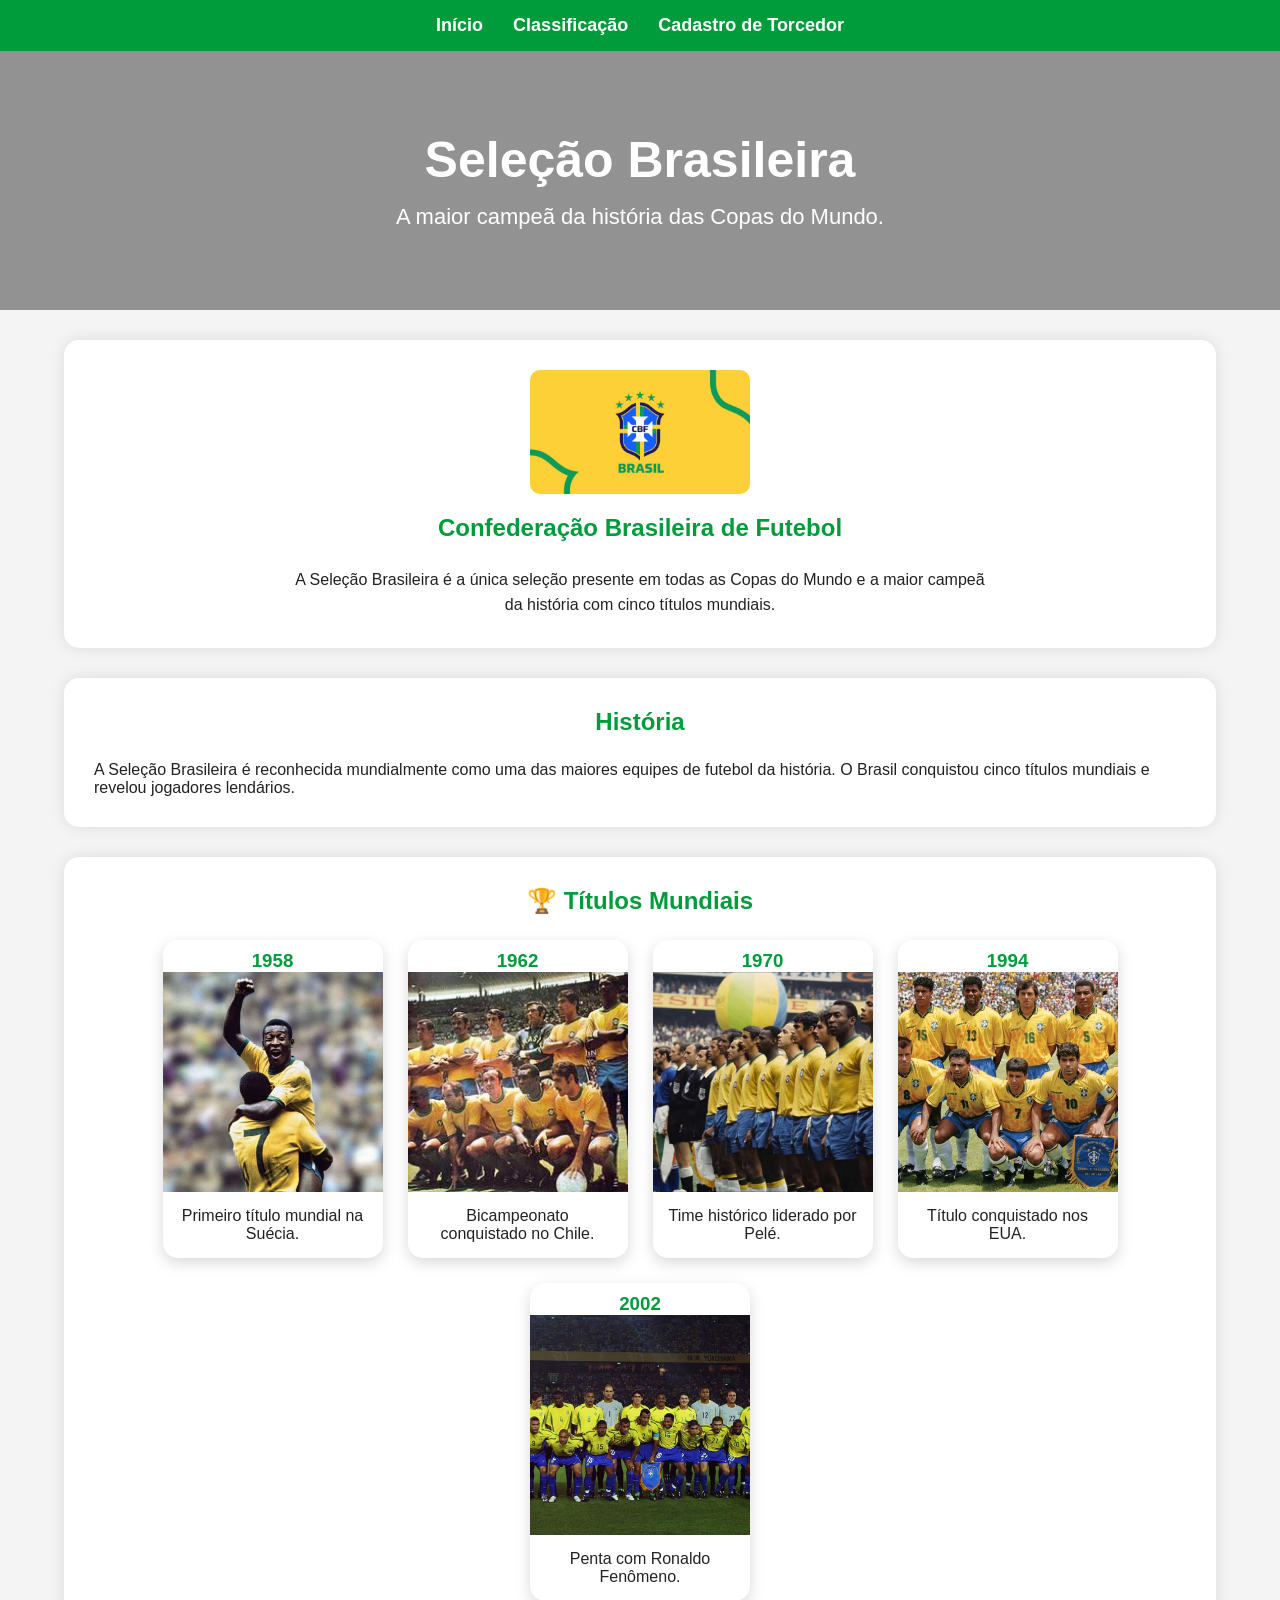
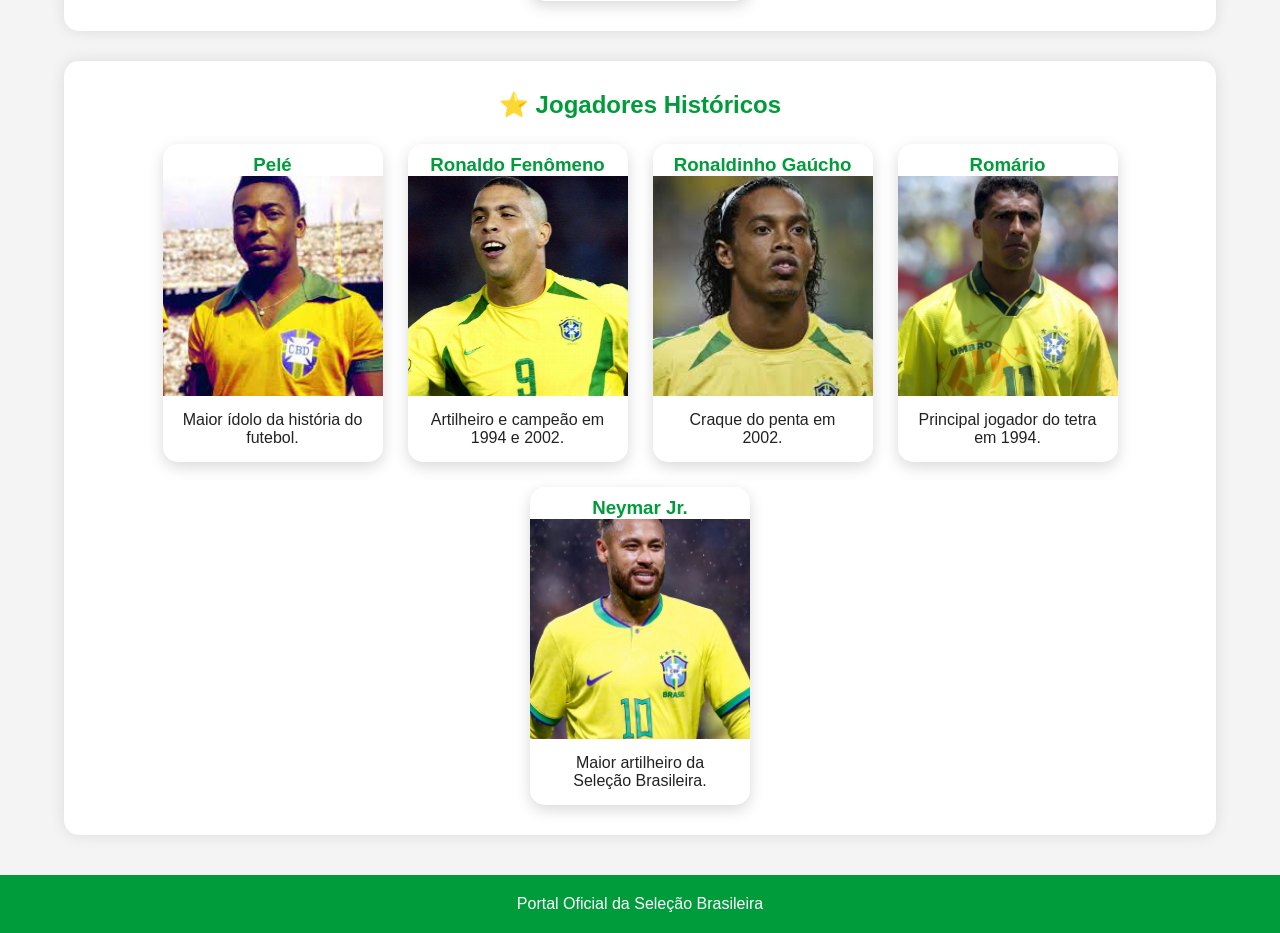
<file: index.html>
<html lang="pt-BR">
<head>
    <meta charset="UTF-8">
    <meta name="viewport" content="width=device-width, initial-scale=1.0">
    <title>Portal da Seleção Brasileira</title>

    <link rel="stylesheet" href="css/style.css">
</head>

<body onload="boasVindas()">

    <nav>
        <ul>
            <li><a href="index.html">Início</a></li>
            <li><a href="classificacao.html">Classificação</a></li>
            <li><a href="cadastro.html">Cadastro de Torcedor</a></li>
        </ul>
    </nav>

    <header>
        <h1 id="titulo" onclick="trocarCor()">
            Seleção Brasileira
        </h1>

        <p>
            A maior campeã da história das Copas do Mundo.
        </p>
    </header>

    <main>

      <section class="escudo">
    <img
        src="img/brasil.jfif"
        alt="Escudo da Seleção Brasileira"
        class="logo-brasil"
        ondblclick="aumentarImagem(this)"
    >

    <h2>Confederação Brasileira de Futebol</h2>

    <p>
        A Seleção Brasileira é a única seleção presente em todas as Copas do Mundo
        e a maior campeã da história com cinco títulos mundiais.
    </p>
</section>

        <section>
            <h2>História</h2>

            <p
                onmouseover="destacar(this)"
                onmouseout="normal(this)"
            >
                A Seleção Brasileira é reconhecida mundialmente como uma das
                maiores equipes de futebol da história. O Brasil conquistou
                cinco títulos mundiais e revelou jogadores lendários.
            </p>
        </section>

       <section>
    <h2>🏆 Títulos Mundiais</h2>

    <div class="cards">

        <div class="card">
            <h3>1958</h3>
            <img src="img/1958.jpg" alt="Copa 1958">
            <p>Primeiro título mundial na Suécia.</p>
        </div>

        <div class="card">
            <h3>1962</h3>
            <img src="img/1962.jpg" alt="Copa 1962">
            <p>Bicampeonato conquistado no Chile.</p>
        </div>

        <div class="card">
            <h3>1970</h3>
            <img src="img/1970.jpg" alt="Copa 1970">
            <p>Time histórico liderado por Pelé.</p>
        </div>

        <div class="card">
            <h3>1994</h3>
            <img src="img/1994.jfif" alt="Copa 1994">
            <p>Título conquistado nos EUA.</p>
        </div>

        <div class="card">
            <h3>2002</h3>
            <img src="img/2002.jpeg" alt="Copa 2002">
            <p>Penta com Ronaldo Fenômeno.</p>
        </div>

    </div>
</section>

       <section>
    <h2>⭐ Jogadores Históricos</h2>

    <div class="cards">

        <div class="card">
            <h3>Pelé</h3>
            <img src="img/pele.jpg" alt="Pelé">
            <p>Maior ídolo da história do futebol.</p>
        </div>

        <div class="card">
            <h3>Ronaldo Fenômeno</h3>
            <img src="img/ronaldo.jfif" alt="Ronaldo">
            <p>Artilheiro e campeão em 1994 e 2002.</p>
        </div>

        <div class="card">
            <h3>Ronaldinho Gaúcho</h3>
            <img src="img/ronaldinho.jfif" alt="Ronaldinho">
            <p>Craque do penta em 2002.</p>
        </div>

        <div class="card">
            <h3>Romário</h3>
            <img src="img/romario.jpg" alt="Romário">
            <p>Principal jogador do tetra em 1994.</p>
        </div>

        <div class="card">
            <h3>Neymar Jr.</h3>
            <img src="img/neymar.jpg" alt="Neymar">
            <p>Maior artilheiro da Seleção Brasileira.</p>
        </div>

    </div>
</section>

    </main>

    <footer>
        <p>Portal Oficial da Seleção Brasileira</p>
    </footer>

    <script src="js/script.js"></script>

</body>
</html>
</file>
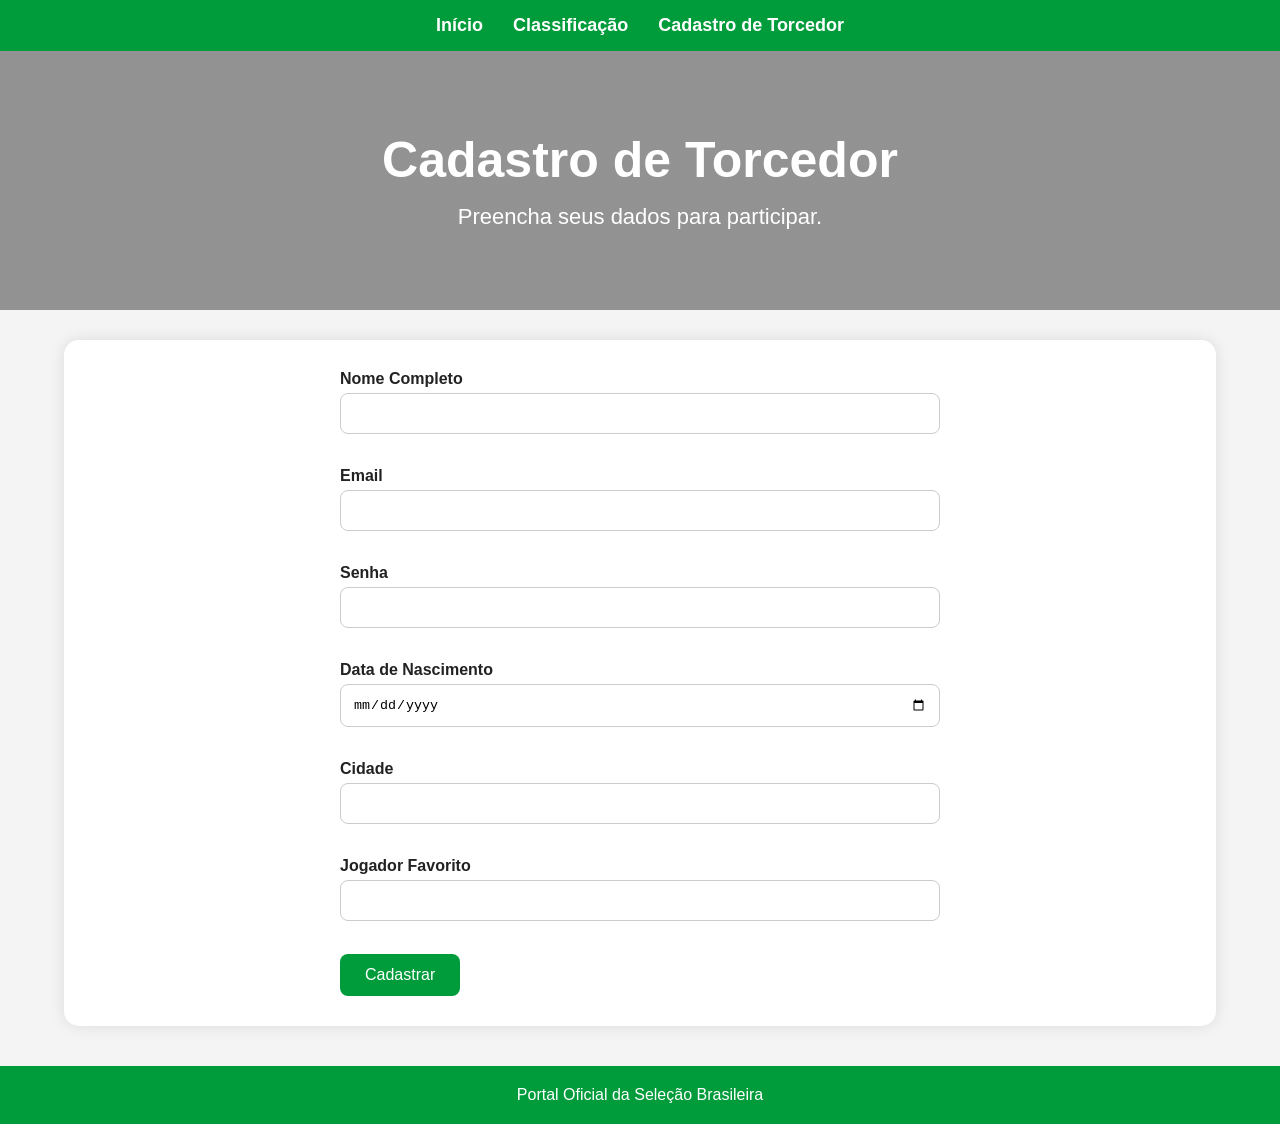
<file: cadastro.html>
<html lang="pt-BR">
<head>
    <meta charset="UTF-8">
    <meta name="viewport" content="width=device-width, initial-scale=1.0">
    <title>Cadastro de Torcedor</title>

    <link rel="stylesheet" href="css/style.css">
</head>
<body>

<nav>
    <ul>
        <li><a href="index.html">Início</a></li>
        <li><a href="classificacao.html">Classificação</a></li>
        <li><a href="cadastro.html">Cadastro de Torcedor</a></li>
    </ul>
</nav>

<header>
    <h1>Cadastro de Torcedor</h1>
    <p>Preencha seus dados para participar.</p>
</header>

<main>

<section>

<form>

    <label>Nome Completo</label><br>
    <input type="text"
           id="nome"
           required
           onfocus="foco(this)"
           onblur="sair(this)"
           onkeyup="digitarNome()"><br><br>

    <label>Email</label><br>
    <input type="email"
           id="email"
           required
           onfocus="foco(this)"
           onblur="sair(this)"><br><br>

    <label>Senha</label><br>
    <input type="password"
           id="senha"
           required><br><br>

    <label>Data de Nascimento</label><br>
    <input type="date"
           id="nascimento"
           required
           onchange="mostrarData()"><br><br>

    <label>Cidade</label><br>
    <input type="text"
           id="cidade"
           required><br><br>

    <label>Jogador Favorito</label><br>
    <input type="text"
           id="jogador_favorito"
           required><br><br>

    <button type="submit" id="btnEnviar">
        Cadastrar
    </button>

</form>

<p id="mensagem"></p>

</section>

</main>

<footer>
    <p>Portal Oficial da Seleção Brasileira</p>
</footer>

<script src="js/script.js"></script>

</body>
</html>
</file>
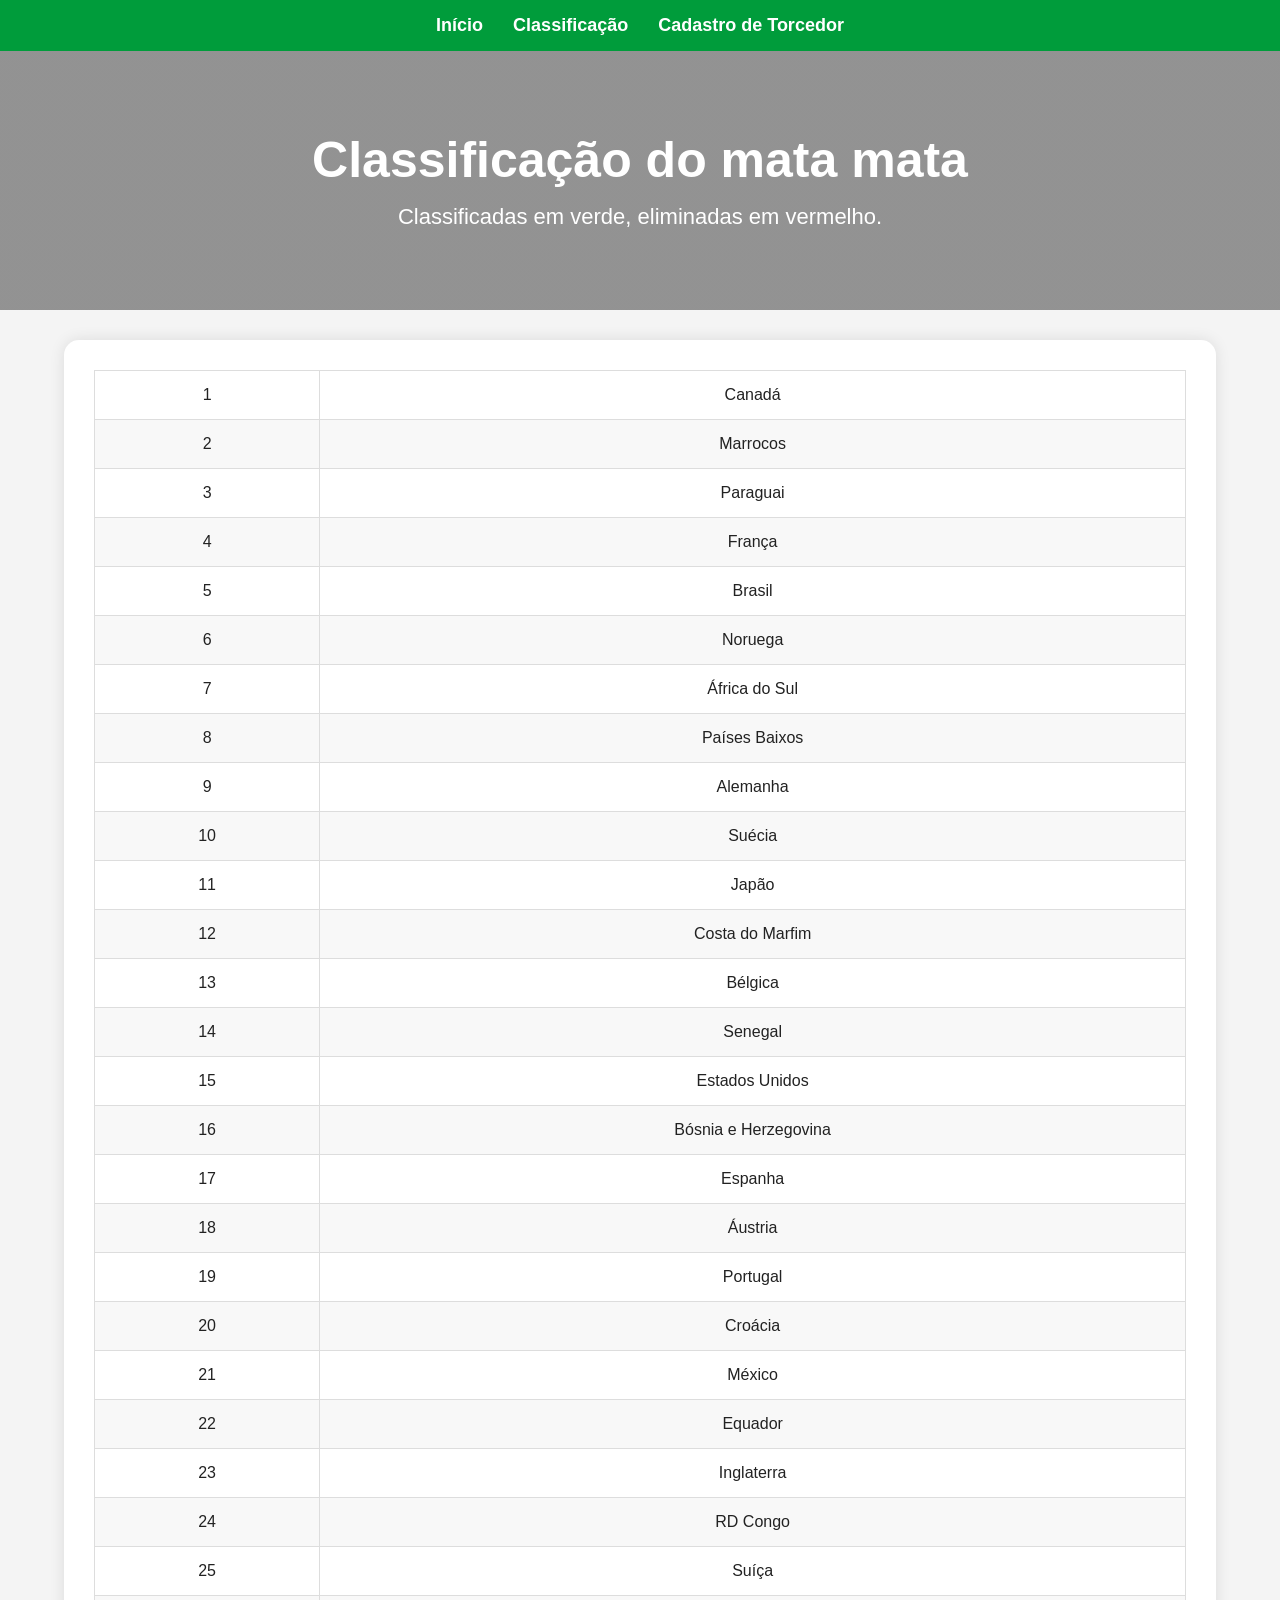
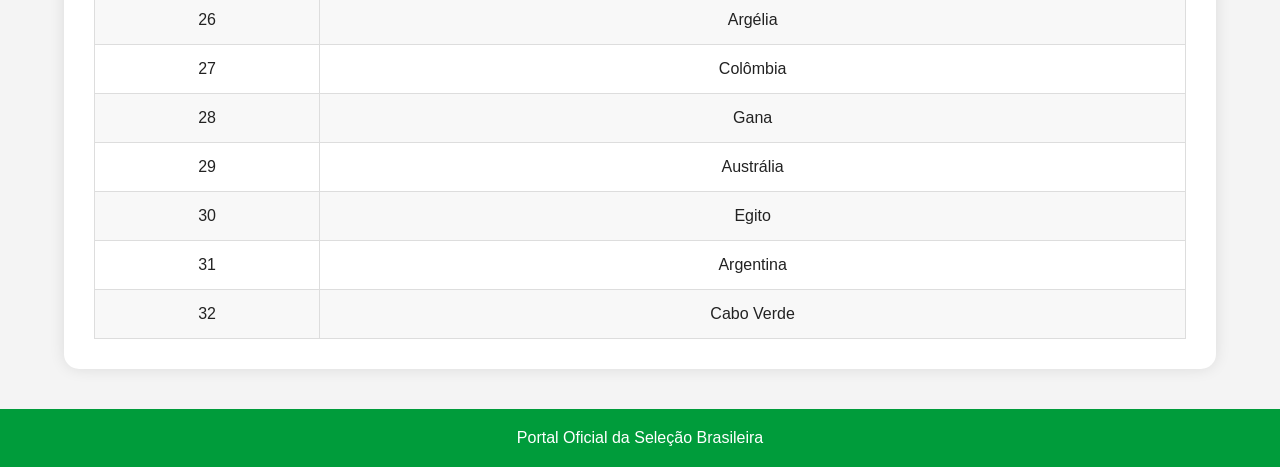
<file: classificacao.html>
<html lang="pt-BR">
<head>
    <meta charset="UTF-8">
    <meta name="viewport" content="width=device-width, initial-scale=1.0">
    <title>Classificação - Seleção Brasileira</title>

<link rel="stylesheet" href="css/style.css">

</head>
<body>

<nav>
    <ul>
        <li><a href="index.html">Início</a></li>
        <li><a href="classificacao.html">Classificação</a></li>
        <li><a href="cadastro.html">Cadastro de Torcedor</a></li>
    </ul>
</nav>

<header>
    <h1>Classificação do mata mata</h1>
    <p>Classificadas em verde, eliminadas em vermelho.</p>
</header>

<main>

    <section>
        <table border="1" cellpadding="10" cellspacing="0" style="margin:auto; background:white;">
        
          <tr>
    <td>1</td>
    <td onmouseover="classificado(this)"
        onmouseout="normal(this)">
        Canadá
    </td>
</tr>

<tr>
    <td>2</td>
    <td onmouseover="classificado(this)"
        onmouseout="normal(this)">
        Marrocos
    </td>
</tr>

<tr>
    <td>3</td>
    <td onmouseover="classificado(this)"
        onmouseout="normal(this)">
        Paraguai
    </td>
</tr>

<tr>
    <td>4</td>
    <td onmouseover="classificado(this)"
        onmouseout="normal(this)">
        França
    </td>
</tr>

<tr>
    <td>5</td>
    <td onmouseover="classificado(this)"
        onmouseout="normal(this)">
        Brasil
    </td>
</tr>

<tr>
    <td>6</td>
    <td onmouseover="classificado(this)"
        onmouseout="normal(this)">
        Noruega
    </td>
</tr>

<tr>
    <td>7</td>
    <td onmouseover="eliminado(this)"
        onmouseout="normal(this)">
        África do Sul
    </td>
</tr>

<tr>
    <td>8</td>
    <td onmouseover="eliminado(this)"
        onmouseout="normal(this)">
        Países Baixos
    </td>
</tr>

<tr>
    <td>9</td>
    <td onmouseover="eliminado(this)"
        onmouseout="normal(this)">
        Alemanha
    </td>
</tr>

<tr>
    <td>10</td>
    <td onmouseover="eliminado(this)"
        onmouseout="normal(this)">
        Suécia
    </td>
</tr>

<tr>
    <td>11</td>
    <td onmouseover="eliminado(this)"
        onmouseout="normal(this)">
        Japão
    </td>
</tr>

<tr>
    <td>12</td>
    <td onmouseover="eliminado(this)"
        onmouseout="normal(this)">
        Costa do Marfim
    </td>
</tr>

<tr>
    <td>13</td>
    <td>Bélgica</td>
</tr>

<tr>
    <td>14</td>
    <td>Senegal</td>
</tr>

<tr>
    <td>15</td>
    <td>Estados Unidos</td>
</tr>

<tr>
    <td>16</td>
    <td>Bósnia e Herzegovina</td>
</tr>

<tr>
    <td>17</td>
    <td>Espanha</td>
</tr>

<tr>
    <td>18</td>
    <td>Áustria</td>
</tr>

<tr>
    <td>19</td>
    <td>Portugal</td>
</tr>

<tr>
    <td>20</td>
    <td>Croácia</td>
</tr>

<tr>
    <td>21</td>
    <td>México</td>
</tr>

<tr>
    <td>22</td>
    <td>Equador</td>
</tr>

<tr>
    <td>23</td>
    <td>Inglaterra</td>
</tr>

<tr>
    <td>24</td>
    <td>RD Congo</td>
</tr>

<tr>
    <td>25</td>
    <td>Suíça</td>
</tr>

<tr>
    <td>26</td>
    <td>Argélia</td>
</tr>

<tr>
    <td>27</td>
    <td>Colômbia</td>
</tr>

<tr>
    <td>28</td>
    <td>Gana</td>
</tr>

<tr>
    <td>29</td>
    <td>Austrália</td>
</tr>

<tr>
    <td>30</td>
    <td>Egito</td>
</tr>

<tr>
    <td>31</td>
    <td>Argentina</td>
</tr>

<tr>
    <td>32</td>
    <td>Cabo Verde</td>
</tr>
        </table>
    </section>
</main>

<footer>
    <p>Portal Oficial da Seleção Brasileira</p>
</footer>

<script src="js/script.js"></script>

</body>
</html>
</file>
<file: css/style.css>
*{
    margin:0;
    padding:0;
    box-sizing:border-box;
}

body{
    font-family:Arial, Helvetica, sans-serif;
    background:#f4f4f4;
    color:#222;
}

nav{
    background:#009c3b;
    padding:15px;
    position:sticky;
    top:0;
}

nav ul{
    display:flex;
    justify-content:center;
    list-style:none;
    gap:30px;
}

nav a{
    color:white;
    text-decoration:none;
    font-weight:bold;
    font-size:18px;
    transition:0.3s;
}

nav a:hover{
    color:#ffdf00;
}

header{
    background:linear-gradient(rgba(0,0,0,0.4),rgba(0,0,0,0.4)),
    url("https://images.unsplash.com/photo-1517927033932-b3d18e61fb3a?q=80&w=1200");
    background-size:cover;
    background-position:center;
    color:white;
    text-align:center;
    padding:80px 20px;
}

header h1{
    font-size:50px;
    margin-bottom:15px;
}

header p{
    font-size:22px;
}

section{
    width:90%;
    max-width:1200px;
    margin:30px auto;
    background:white;
    padding:30px;
    border-radius:15px;
    box-shadow:0 0 15px rgba(0,0,0,0.1);
}

section h2{
    text-align:center;
    margin-bottom:25px;
    color:#009c3b;
}

.cards{
    display:flex;
    flex-wrap:wrap;
    justify-content:center;
    gap:25px;
}

.card{
    width:220px;
    background:#fff;
    border-radius:15px;
    overflow:hidden;
    box-shadow:0 5px 15px rgba(0,0,0,0.15);
    transition:0.3s;
}

.card:hover{
    transform:translateY(-8px);
}

.card img{
    width:100%;
    height:220px;
    object-fit:cover;
}

.card h3{
    text-align:center;
    color:#009c3b;
    padding-top:10px;
}

.card p{
    padding:15px;
    text-align:center;
}

table{
    width:100%;
    border-collapse:collapse;
}

th{
    background:#009c3b;
    color:white;
}

th,td{
    padding:15px;
    text-align:center;
    border:1px solid #ddd;
}

tr:nth-child(even){
    background:#f8f8f8;
}

tr:hover{
    background:#fff7cc;
}

form{
    max-width:600px;
    margin:auto;
}

label{
    font-weight:bold;
}

input{
    width:100%;
    padding:12px;
    margin-top:5px;
    margin-bottom:15px;
    border:1px solid #ccc;
    border-radius:8px;
}

button{
    background:#009c3b;
    color:white;
    border:none;
    padding:12px 25px;
    border-radius:8px;
    cursor:pointer;
    font-size:16px;
    transition:0.3s;
}

button:hover{
    background:#00782e;
}

#resultado{
    font-size:20px;
    line-height:2;
}

footer{
    background:#009c3b;
    color:white;
    text-align:center;
    padding:20px;
    margin-top:40px;
}
.escudo{
    text-align:center;
}

.logo-brasil{
    width:220px;
    height:auto;
    border-radius:10px;
    margin-bottom:20px;
}

.escudo p{
    max-width:700px;
    margin:auto;
    line-height:1.6;
}
</file>
